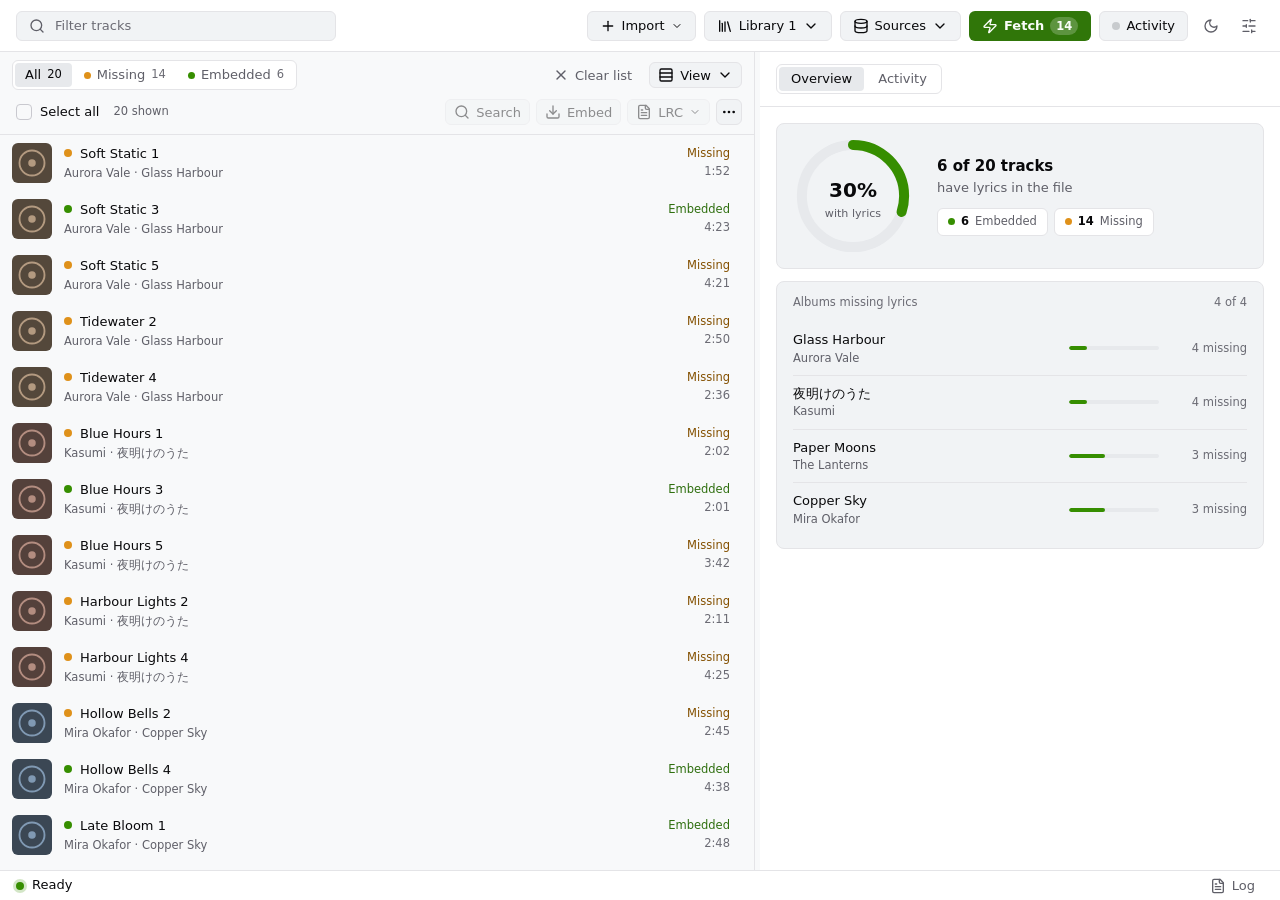
<file: crates/gui/ui/index.html>
<!doctype html>
<html lang="en" data-theme="dark">
<head>
  <meta charset="utf-8" />
  <meta name="viewport" content="width=device-width, initial-scale=1" />
  <title>Lyrixearch</title>
  <link rel="stylesheet" href="style.css" />
</head>
<body>
  <div id="app">
    <header class="topbar" data-tauri-drag-region>
      <label class="search">
        <span data-icon="search"></span>
        <span class="sr-only">Filter tracks</span>
        <input id="filter" type="search" placeholder="Filter tracks" autocomplete="off" spellcheck="false" />
      </label>
      <div class="drag-fill" data-tauri-drag-region></div>
      <div class="top-actions">
        <button class="btn" id="btn-import" aria-haspopup="menu" aria-expanded="false" aria-controls="import-pop" title="Add tracks to the list"><span data-icon="plus"></span><span class="lbl">Import</span><span class="chev" data-icon="down"></span></button>
        <div class="pop-wrap">
          <button class="btn" id="btn-library" aria-haspopup="dialog" aria-expanded="false" aria-controls="library-pop" title="Library folders"><span data-icon="library"></span><span class="lbl">Library</span><span data-icon="down"></span></button>
          <div class="popover" id="library-pop" role="dialog" aria-label="Library folders" hidden>
            <div class="pop-head silk">Library folders</div>
            <ul id="libraries"></ul>
            <p class="hint" id="lib-hint">Add the folders you keep lyrics complete for, then scan them in one go.</p>
            <div class="pop-actions">
              <button class="btn sm" id="btn-lib-add"><span data-icon="plus"></span><span>Add folder</span></button>
              <button class="btn sm primary" id="btn-scan"><span data-icon="refresh"></span><span>Scan all</span></button>
            </div>
          </div>
        </div>
        <div class="pop-wrap">
          <button class="btn" id="btn-sources" aria-haspopup="dialog" aria-expanded="false" aria-controls="sources-pop" title="Switch sources on and off"><span data-icon="database"></span><span class="lbl">Sources</span><span data-icon="down"></span></button>
        </div>
        <button class="btn cta" id="btn-run" title="Search every listed track and embed the lyrics found"><span data-icon="bolt"></span><span class="lbl" id="btn-run-label">Fetch</span><b class="count" id="btn-run-count" hidden></b></button>
        <button class="btn" id="btn-activity" title="What is happening: reading, fetching, every source"><i class="led" id="activity-led" aria-hidden="true"></i><span class="lbl">Activity</span></button>
        <button class="btn icon ghost" id="btn-theme" title="Switch light / dark" aria-label="Switch light or dark theme"><span data-icon="moon"></span></button>
        <button class="btn icon ghost" id="btn-settings" title="Settings" aria-label="Settings"><span data-icon="sliders"></span></button>
      </div>
      <div class="topline" id="topline" aria-hidden="true"><i id="topline-fill"></i></div>
    </header>

    <main class="main">
      <div class="filterbar">
        <div class="seg viewtabs" id="viewtabs" role="tablist" aria-label="Show tracks" aria-controls="table">
          <button role="tab" data-filter="all" aria-selected="true" title="All tracks"><span>All</span><b id="c-all">0</b></button>
          <button role="tab" data-filter="missing" aria-selected="false" title="No lyrics in the file yet"><i class="led missing" aria-hidden="true"></i><span>Missing</span><b id="c-missing">0</b></button>
          <button role="tab" data-filter="has" aria-selected="false" title="Lyrics are in the file"><i class="led has" aria-hidden="true"></i><span>Embedded</span><b id="c-has">0</b></button>
          <button role="tab" data-filter="found" aria-selected="false" title="Found, not embedded yet"><i class="led found" aria-hidden="true"></i><span>Found</span><b id="c-found">0</b></button>
          <button role="tab" data-filter="notfound" aria-selected="false" title="Searched every source; none had these lyrics"><i class="led notfound" aria-hidden="true"></i><span>No match</span><b id="c-notfound">0</b></button>
          <button role="tab" data-filter="error" aria-selected="false" title="The search could not finish; try again later"><i class="led error" aria-hidden="true"></i><span>Failed</span><b id="c-error">0</b></button>
        </div>
        <span class="spacer-flex"></span>
        <button class="btn sm ghost" id="sel-clear" title="Take every track out of the list (the files are not touched)"><span data-icon="x"></span><span class="t">Clear list</span></button>
        <button class="btn sm" id="btn-view" aria-haspopup="menu" aria-expanded="false" aria-controls="view-pop" title="Layout and sort order"><span data-icon="rows" id="view-icon"></span><span class="t">View</span><span data-icon="down"></span></button>
      </div>
      <div class="listbar" id="listbar" data-mode="both" role="toolbar" aria-label="Track list actions">
        <button class="selall" id="sel-all" role="checkbox" aria-checked="false" title="Select every track shown"><i class="box" aria-hidden="true"></i><span id="sel-all-label">Select all</span></button>
        <span class="selcount mono" id="sel-count" aria-live="polite"></span>
        <span class="spacer-flex"></span>
        <button class="btn sm" id="sel-search" data-label="Search the selected tracks; review before embedding"><span data-icon="search"></span><span class="t">Search</span></button>
        <button class="btn sm" id="sel-embed" data-label="Write the lyrics found into the selected files"><span data-icon="download"></span><span class="t">Embed</span></button>
        <button class="btn sm" id="sel-files" data-label="Embed from, or save to, .lrc and .txt files" aria-haspopup="dialog" aria-expanded="false" aria-controls="file-pop"><span data-icon="fileText"></span><span class="t">LRC</span><span class="chev" data-icon="down"></span></button>
        <button class="btn sm icon" id="sel-more" data-label="More list actions" aria-haspopup="menu" aria-expanded="false" aria-controls="more-pop"><span data-icon="more"></span></button>
      </div>
      <div class="listbox" id="table" role="listbox" aria-label="Track queue" aria-multiselectable="true" tabindex="0">
        <div class="spacer" id="spacer"></div>
        <div class="rows" id="rows"></div>
      </div>
      <div class="empty" id="empty">
        <div class="panel-card">
          <div class="cone"><svg viewBox="0 0 64 64" fill="none" stroke="currentColor" stroke-width="1.5" aria-hidden="true"><circle cx="32" cy="32" r="29"/><circle cx="32" cy="32" r="21"/><circle cx="32" cy="32" r="12"/><circle cx="32" cy="32" r="5" fill="currentColor"/></svg></div>
          <h3>No tracks yet</h3>
          <p>Import a folder, or drop one on this window. Every subfolder is read, and tracks without lyrics are ready to fetch.</p>
          <button class="btn primary" id="btn-add-2"><span data-icon="folder"></span><span>Import folder</span></button>
        </div>
      </div>
      <div class="dropveil" id="dropveil">Drop folders or files to add them</div>
    </main>

    <div class="splitter" id="splitter" role="separator" aria-orientation="vertical" aria-label="Resize the details panel" aria-valuemin="340" aria-valuemax="900" aria-valuenow="440" tabindex="0" title="Drag to resize (double-click to reset). Arrow keys work too."></div>

    <section class="detail" id="detail" aria-label="Track details">
      <div class="detail-empty" id="detail-empty">
        <div class="pane-head">
          <div class="seg" id="pane-tabs" role="tablist" aria-label="Library panel">
            <button role="tab" data-pane="overview" aria-selected="true">Overview</button>
            <button role="tab" data-pane="activity" aria-selected="false">Activity</button>
          </div>
        </div>
        <div class="pane-body dx" id="overview"></div>
      </div>
      <div class="detail-body" id="detail-body" hidden>
        <div class="d-head">
          <div class="d-line1">
            <i class="led" id="d-led" aria-hidden="true"></i>
            <span class="d-title" id="d-title"></span>
            <span class="d-tags" id="d-tags"></span>
          </div>
          <div class="player" id="player">
            <button class="btn icon sm" id="pl-btn" title="Play" aria-label="Play"><span data-icon="play"></span></button>
            <span class="mono" id="pl-pos">0:00</span>
            <input id="pl-seek" type="range" min="0" max="1000" value="0" step="1" aria-label="Seek" disabled />
            <span class="mono" id="pl-dur">0:00</span>
          </div>
          <div class="d-meta" id="d-meta"></div>
        </div>
        <div class="tabs" id="tabs" role="tablist" aria-label="Track sections">
          <button role="tab" id="tab-btn-lyrics" aria-controls="tab-lyrics" data-tab="lyrics" aria-selected="true">Lyrics</button>
          <button role="tab" id="tab-btn-edit" aria-controls="tab-edit" data-tab="edit" aria-selected="false">Edit</button>
          <button role="tab" id="tab-btn-web" aria-controls="tab-web" data-tab="web" aria-selected="false"><span data-icon="globe"></span><span>Web</span></button>
          <button role="tab" id="tab-btn-info" aria-controls="tab-info" data-tab="info" aria-selected="false">Details</button>
        </div>
        <div class="tab-body lyrics-tab" id="tab-lyrics" role="tabpanel" aria-labelledby="tab-btn-lyrics">
          <pre class="lyrics" id="lyrics-text"></pre>
          <div class="toolbar" id="lyrics-toolbar" data-mode="both" role="toolbar" aria-label="Lyrics actions">
            <button class="btn sm primary" id="act-embed" data-label="Embed these lyrics" hidden><span data-icon="download"></span><span class="t">Embed</span></button>
            <button class="btn sm" id="act-copy" data-label="Copy lyrics"><span data-icon="copy"></span><span class="t">Copy</span></button>
            <button class="btn sm" id="act-edit" data-label="Edit lyrics"><span data-icon="edit"></span><span class="t">Edit</span></button>
            <button class="btn sm" id="act-requeue" data-label="Search for this track's lyrics again"><span data-icon="refresh"></span><span class="t">Search again</span></button>
            <button class="btn sm" id="act-tools" data-label="Tidy the lyrics" aria-haspopup="menu" aria-expanded="false" aria-controls="tools-pop"><span data-icon="type"></span><span class="t">Tidy</span><span data-icon="down"></span></button>
            <button class="btn sm icon" id="act-more" data-label="More track actions" aria-haspopup="menu" aria-expanded="false" aria-controls="track-pop"><span data-icon="more"></span></button>
            <span class="spacer-flex"></span>
            <span class="fontbtns" role="group" aria-label="Lyrics text size">
              <button class="btn sm icon ghost" id="font-down" title="Smaller text" aria-label="Smaller lyrics text">A&minus;</button>
              <button class="btn sm icon ghost" id="font-up" title="Larger text" aria-label="Larger lyrics text">A+</button>
            </span>
          </div>
        </div>
        <div class="tab-body" id="tab-edit" role="tabpanel" aria-labelledby="tab-btn-edit" hidden>
          <label class="sr-only" for="edit-text">Lyrics text</label>
          <textarea id="edit-text" spellcheck="false" placeholder="Type or paste the lyrics here"></textarea>
          <div class="actions">
            <button class="btn primary" id="edit-save"><span data-icon="check"></span><span>Save</span></button>
            <button class="btn" id="edit-paste"><span data-icon="paste"></span><span>Paste</span></button>
            <button class="btn ghost" id="edit-revert">Revert</button>
          </div>
        </div>
        <div class="tab-body web" id="tab-web" role="tabpanel" aria-labelledby="tab-btn-web" hidden>
          <div class="webbar">
            <button class="btn icon sm ghost" id="web-back" title="Back" aria-label="Back"><span data-icon="left"></span></button>
            <button class="btn icon sm ghost" id="web-forward" title="Forward" aria-label="Forward"><span data-icon="right"></span></button>
            <button class="btn icon sm ghost" id="web-reload" title="Reload" aria-label="Reload"><span data-icon="refresh"></span></button>
            <input id="web-query" type="text" spellcheck="false" aria-label="Search the web or paste a link" placeholder="Search or paste a link" />
            <select id="web-engine" aria-label="Search engine"></select>
            <button class="btn sm primary" id="web-go">Search</button>
            <button class="btn sm" id="web-ai" title="Ask Google AI Mode in your browser: artist - title lyrics">AI</button>
          </div>
          <div class="webbar webbar2">
            <button class="btn sm ghost" id="web-zoom-out" aria-label="Zoom page out" title="Zoom out">A&minus;</button>
            <button class="btn sm ghost" id="web-zoom-in" aria-label="Zoom page in" title="Zoom in">A+</button>
            <button class="btn sm" id="web-mobile" aria-pressed="true" title="Load pages as on a phone, which fits the narrow panel"><span data-icon="phone"></span><span>Mobile</span></button>
            <button class="btn sm ghost" id="web-external" title="Open this page in your browser"><span data-icon="external"></span><span>Browser</span></button>
            <span class="spacer-flex"></span>
            <button class="btn sm primary" id="web-use" title="Put the text selected on the page into the editor"><span data-icon="paste"></span><span>Use selection</span></button>
          </div>
          <div class="webslot" id="webslot"><span>The page loads here</span></div>
          <p class="hint" id="web-hint">Select the lyrics on the page, then Use selection to review and save them.</p>
        </div>
        <div class="tab-body" id="tab-info" role="tabpanel" aria-labelledby="tab-btn-info" hidden><div class="dx" id="info"></div></div>
      </div>
    </section>

    <footer class="statusbar" id="statusbar" aria-label="Status">
      <!-- one status line: the engine lamp with Ready, replaced by live progress while a search runs -->
      <div class="status" id="status" role="status" aria-live="polite">
        <i class="led on" id="engine-led" aria-hidden="true"></i>
        <span class="silk" id="engine-text">Ready</span>
        <span class="status-detail" id="progress-text"></span>
        <div class="meter" id="meter" aria-hidden="true" hidden><i id="meter-fill"></i></div>
      </div>
      <div class="checkbar" id="checkbar" role="status" hidden>
        <i class="led notfound" aria-hidden="true"></i>
        <span id="check-text"></span>
        <button class="btn sm" id="check-open">Verify</button>
        <button class="btn sm ghost" id="check-skip">Skip</button>
      </div>
      <button class="btn sm ghost" id="btn-log" aria-haspopup="dialog" aria-controls="session-log"><span data-icon="fileText"></span><span>Log</span></button>
    </footer>
  </div>

  <div class="popover floating" id="file-pop" role="dialog" aria-label="Lyric files" hidden>
    <div class="pop-head silk">Lyric files</div>
    <div class="field">
      <span class="fl" id="fp-kind-l">Format</span>
      <div class="seg" id="fp-kind" role="radiogroup" aria-labelledby="fp-kind-l">
        <button role="radio" data-kind="auto" aria-checked="true" title=".lrc when the lyrics are synced, otherwise .txt">Auto</button>
        <button role="radio" data-kind="lrc" aria-checked="false" title="Synced lyrics, .lrc">.lrc</button>
        <button role="radio" data-kind="txt" aria-checked="false" title="Plain text, .txt">.txt</button>
      </div>
    </div>
    <label class="field inline" for="fp-replace"><span class="fl">Replace existing<small>Overwrite embedded lyrics and files that exist</small></span><span class="switch"><input id="fp-replace" type="checkbox" data-replace><i></i></span></label>
    <div class="pop-actions split">
      <button class="btn" id="fp-embed"><span data-icon="download"></span><span>Embed from file</span></button>
      <button class="btn" id="fp-write"><span data-icon="export"></span><span>Write to file</span></button>
    </div>
    <p class="hint" id="fp-scope"></p>
  </div>
  <div class="popover floating menu" id="import-pop" role="menu" aria-label="Import" hidden>
    <button role="menuitem" id="mn-import-files"><span data-icon="filePlus"></span><span>Files…</span></button>
    <button role="menuitem" id="mn-import-folder"><span data-icon="folder"></span><span>Folder…</span></button>
    <p class="menu-note">Or drop files and folders on the window.</p>
  </div>
  <div class="popover floating menu" id="more-pop" role="menu" aria-label="More list actions" hidden>
    <button role="menuitem" id="mn-drop"><span data-icon="x"></span><span>Remove from list</span></button>
    <button role="menuitem" id="mn-clear-embedded"><span data-icon="listx"></span><span>Clear embedded from list</span></button>
    <hr />
    <button role="menuitem" class="danger" id="mn-remove"><span data-icon="trash"></span><span>Delete lyrics from files…</span></button>
  </div>
  <div class="popover floating menu" id="ctx-pop" role="menu" aria-label="Track actions" hidden>
    <button role="menuitem" id="cx-fetch"><span data-icon="bolt"></span><span>Fetch and embed</span></button>
    <button role="menuitem" id="cx-search"><span data-icon="search"></span><span>Search only</span></button>
    <button role="menuitem" id="cx-embed"><span data-icon="download"></span><span>Embed found lyrics</span></button>
    <button role="menuitem" id="cx-files"><span data-icon="fileText"></span><span>LRC and TXT files…</span></button>
    <hr />
    <button role="menuitem" id="cx-copy"><span data-icon="copy"></span><span>Copy lyrics</span></button>
    <button role="menuitem" id="cx-reveal"><span data-icon="reveal"></span><span id="cx-reveal-label">Show in file manager</span></button>
    <button role="menuitem" id="cx-path"><span data-icon="link"></span><span id="cx-path-label">Copy file path</span></button>
    <hr />
    <button role="menuitem" id="cx-drop"><span data-icon="x"></span><span>Remove from list</span></button>
    <button role="menuitem" class="danger" id="cx-remove"><span data-icon="trash"></span><span id="cx-remove-label">Delete lyrics from file…</span></button>
  </div>
  <div class="popover floating" id="sources-pop" role="dialog" aria-label="Sources" hidden>
    <div class="pop-head">Sources <span class="pop-sub">tried from the top</span></div>
    <ul class="src-toggles" id="src-toggles"></ul>
    <div class="pop-actions"><button class="btn sm ghost" id="src-more">Order and accounts…</button></div>
  </div>
  <div class="popover floating menu" id="view-pop" role="menu" aria-label="Layout and sort order" hidden>
    <p class="menu-head">Layout</p>
    <button role="menuitemradio" data-layout="comfortable" aria-checked="true"><span data-icon="rows"></span><span>Comfortable</span></button>
    <button role="menuitemradio" data-layout="compact" aria-checked="false"><span data-icon="listx"></span><span>Compact</span></button>
    <button role="menuitemradio" data-layout="albums" aria-checked="false"><span data-icon="library"></span><span>Albums</span></button>
    <hr />
    <p class="menu-head">Sort by</p>
    <button role="menuitemradio" data-sort="artist" aria-checked="true"><span data-icon="user"></span><span>Artist</span></button>
    <button role="menuitemradio" data-sort="album" aria-checked="false"><span data-icon="library"></span><span>Album</span></button>
    <button role="menuitemradio" data-sort="title" aria-checked="false"><span data-icon="note"></span><span>Title</span></button>
    <button role="menuitemradio" data-sort="status" aria-checked="false"><span data-icon="check"></span><span>Status</span></button>
    <button role="menuitemradio" data-sort="added" aria-checked="false"><span data-icon="plus"></span><span>Recently added</span></button>
  </div>
  <div class="popover floating menu" id="tools-pop" role="menu" aria-label="Tidy the lyrics" hidden>
    <button role="menuitem" data-tool="spacing"><span data-icon="rows"></span><span>Fix double spacing</span></button>
    <button role="menuitem" data-tool="sections"><span data-icon="listx"></span><span>Remove section headers</span></button>
    <button role="menuitem" data-tool="timestamps"><span data-icon="stop"></span><span>Remove timestamps</span></button>
    <button role="menuitem" data-tool="credits"><span data-icon="user"></span><span>Remove credits</span></button>
    <button role="menuitem" data-tool="spaces"><span data-icon="type"></span><span>Tidy spaces</span></button>
    <hr />
    <button role="menuitem" data-tool="copy-lrc"><span data-icon="copy"></span><span>Copy as LRC</span></button>
    <button role="menuitem" data-tool="copy-plain"><span data-icon="copy"></span><span>Copy as plain text</span></button>
    <p class="menu-note">Changes open in Edit; nothing is saved until you press Save.</p>
  </div>
  <div class="popover floating menu" id="track-pop" role="menu" aria-label="More track actions" hidden>
    <button role="menuitem" id="tm-paste"><span data-icon="paste"></span><span>Paste lyrics</span></button>
    <button role="menuitem" id="tm-files"><span data-icon="fileText"></span><span>LRC and TXT files…</span></button>
    <button role="menuitem" id="tm-reveal"><span data-icon="reveal"></span><span id="tm-reveal-label">Show in file manager</span></button>
    <button role="menuitem" id="tm-path"><span data-icon="link"></span><span>Copy file path</span></button>
    <hr />
    <button role="menuitem" class="danger" id="tm-remove"><span data-icon="trash"></span><span>Delete lyrics from file…</span></button>
  </div>

  <div class="toasts" id="toasts" role="status" aria-live="polite"></div>

  <div class="modal" id="session-log" hidden>
    <div class="sheet" role="dialog" aria-modal="true" aria-labelledby="log-title">
      <header><h2 id="log-title">Session log</h2><span class="spacer-flex"></span><button class="btn icon sm ghost" id="log-close" aria-label="Close log" title="Close log"><span data-icon="x"></span></button></header>
      <pre class="sbody log-lines" id="log-lines" aria-label="Session events" tabindex="0"></pre>
      <footer><span class="spacer-flex"></span><button class="btn sm" id="log-copy"><span data-icon="copy"></span><span>Copy log</span></button><button class="btn sm ghost" id="log-clear"><span data-icon="trash"></span><span>Clear log</span></button></footer>
    </div>
  </div>

  <script src="shared.js"></script>
  <script src="mock.js"></script>
  <script src="app.js"></script>
</body>
</html>
</file>
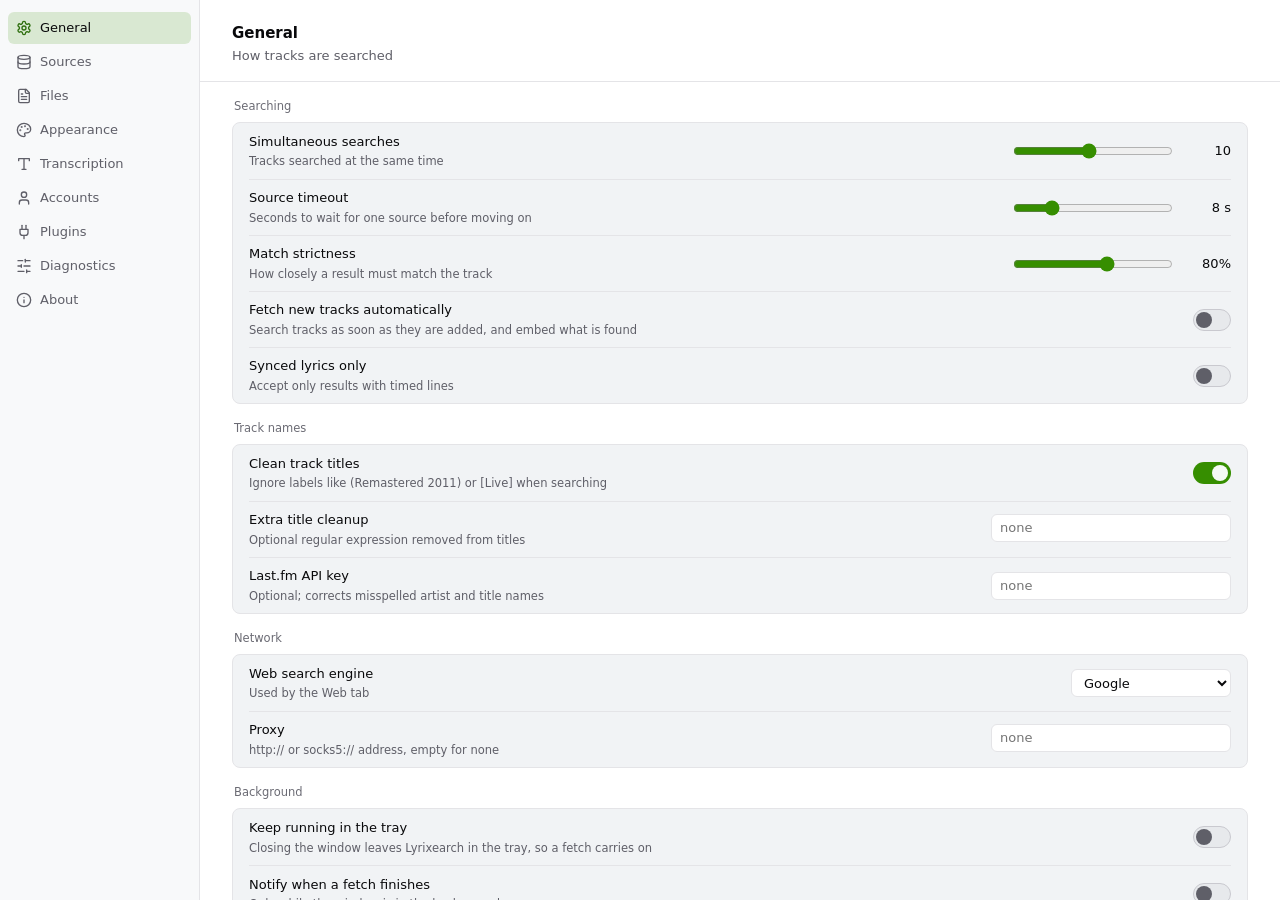
<file: crates/gui/ui/settings.html>
<!doctype html>
<html lang="en" data-theme="dark">
<head>
  <meta charset="utf-8" />
  <meta name="viewport" content="width=device-width, initial-scale=1" />
  <title>Settings</title>
  <link rel="stylesheet" href="style.css" />
</head>
<body class="settings-window">
  <div class="sw">
    <nav class="sw-nav" aria-label="Settings sections">
      <button data-sec="general" aria-current="page"><span data-icon="gear"></span><span>General</span></button>
      <button data-sec="sources"><span data-icon="database"></span><span>Sources</span></button>
      <button data-sec="files"><span data-icon="fileText"></span><span>Files</span></button>
      <button data-sec="appearance"><span data-icon="palette"></span><span>Appearance</span></button>
      <button data-sec="transcription"><span data-icon="type"></span><span>Transcription</span></button>
      <button data-sec="accounts"><span data-icon="user"></span><span>Accounts</span></button>
      <button data-sec="plugins"><span data-icon="plug"></span><span>Plugins</span></button>
      <button data-sec="diagnostics"><span data-icon="sliders"></span><span>Diagnostics</span></button>
      <button data-sec="about"><span data-icon="info"></span><span>About</span></button>
    </nav>
    <main class="sw-main">
      <header class="sw-head"><h1 id="sw-title">General</h1><p id="sw-sub"></p></header>
      <div class="sw-body" id="sw-body"></div>
    </main>
  </div>
  <div class="toasts" id="toasts" role="status" aria-live="polite"></div>
  <script src="shared.js"></script>
  <script src="mock.js"></script>
  <script src="settings.js"></script>
</body>
</html>
</file>
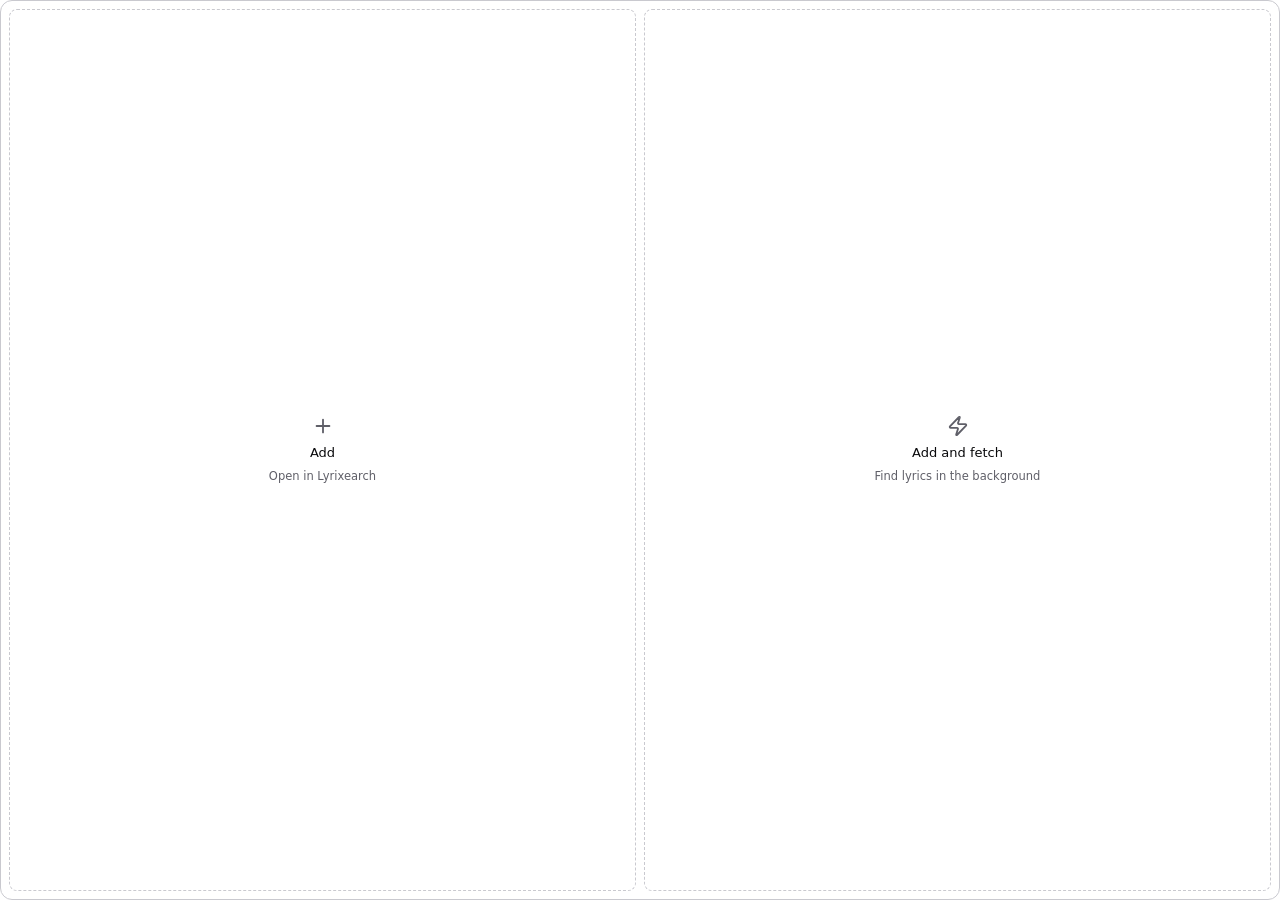
<file: crates/gui/ui/shelf.html>
<!doctype html>
<html lang="en" data-theme="dark">
<head>
  <meta charset="utf-8" />
  <meta name="viewport" content="width=device-width, initial-scale=1" />
  <title>Lyrixearch</title>
  <link rel="stylesheet" href="style.css" />
  <style>
    /* the window is transparent; this panel is what shows, shaped like a menu bar dropdown */
    html, body { background: transparent !important; overflow: hidden; }
    .shelf { position: fixed; inset: 0; display: grid; grid-template-columns: 1fr 1fr; gap: 8px; padding: 8px;
      background: color-mix(in oklab, var(--surface) 94%, transparent); border: 1px solid var(--border-strong); border-radius: 12px;
      -webkit-user-select: none; user-select: none; cursor: default; }
    .zone { display: flex; flex-direction: column; align-items: center; justify-content: center; gap: 6px; border: 1.5px dashed var(--border-strong);
      border-radius: 8px; color: var(--muted); text-align: center; padding: 8px; transition: background-color 120ms ease-out, border-color 120ms ease-out, color 120ms ease-out; }
    .zone svg { width: 22px; height: 22px; }
    .zone b { color: var(--fg); font-weight: 500; }
    .zone span { font-size: var(--text-xs); }
    .zone.hot { border-style: solid; border-color: var(--accent); background: var(--accent-soft); color: var(--fg); }
    .zone.hot svg { color: var(--accent-text); }
    .done { position: fixed; inset: 0; display: none; align-items: center; justify-content: center; gap: 8px; border-radius: 12px;
      background: var(--surface); border: 1px solid var(--border-strong); font-weight: 500; }
    body.dropped .done { display: flex; }
    @media (prefers-reduced-motion: reduce) { .zone { transition: none; } }
  </style>
</head>
<body>
  <div class="shelf" aria-label="Drop music here">
    <div class="zone" id="z-add"><span data-icon="plus"></span><b>Add</b><span>Open in Lyrixearch</span></div>
    <div class="zone" id="z-fetch"><span data-icon="bolt"></span><b>Add and fetch</b><span>Find lyrics in the background</span></div>
  </div>
  <div class="done" role="status"><i class="led on" aria-hidden="true"></i><span id="done-text">Added</span></div>
  <script src="shared.js"></script>
  <script>
    (() => {
      const T = window.__TAURI__;
      const { icon, applyAppearance } = window.LX;
      applyAppearance();
      document.querySelectorAll('[data-icon]').forEach((el) => { el.innerHTML = icon(el.dataset.icon); });
      const zones = { add: document.getElementById('z-add'), fetch: document.getElementById('z-fetch') };
      T.event.listen('shelf-hover', (e) => {
        document.body.classList.remove('dropped');
        for (const [k, el] of Object.entries(zones)) el.classList.toggle('hot', k === e.payload);
      });
      T.event.listen('shelf-dropped', (e) => {
        document.getElementById('done-text').textContent = e.payload ? 'Added, fetching lyrics' : 'Added';
        document.body.classList.add('dropped');
      });
      window.addEventListener('storage', () => applyAppearance());
      matchMedia('(prefers-color-scheme: dark)').addEventListener('change', () => applyAppearance());
    })();
  </script>
</body>
</html>
</file>
<file: crates/gui/ui/style.css>
/* Lyrixearch: native desktop design system (system font, neutral greys, one green accent, status lamps). Source of truth: /DESIGN.md */

:root {
  /* type */
  /* the platform's own interface font: San Francisco, Segoe UI, Cantarell / Noto Sans */
  --font-body: -apple-system, BlinkMacSystemFont, "Segoe UI", system-ui, Cantarell, "Noto Sans", Ubuntu, "Hiragino Sans", "Noto Sans CJK JP", sans-serif;
  --font-display: var(--font-body);
  --font-brand: var(--font-body);
  --font-mono: ui-monospace, "SF Mono", Menlo, Consolas, "DejaVu Sans Mono", monospace;
  --text-xs: 11.5px;
  --text-sm: 13px;        /* body, controls, rows */
  --text-md: 15px;        /* panel titles */
  --text-lg: 18px;        /* empty-state headings */

  /* space (4px base) */
  --s1: 4px; --s2: 8px; --s3: 12px; --s4: 16px; --s5: 24px; --s6: 32px; --s7: 48px;
  --radius: 6px;
  --radius-pill: 999px;
  --row-h: 72px;
  --thumb: 56px;
  --lyrics-size: 14px;

  /* motion */
  --dur-instant: 80ms; --dur-fast: 120ms; --dur-base: 180ms; --dur-sheet: 260ms;
  --ease-out: cubic-bezier(0.23, 1, 0.32, 1);
  --ease-in-out: cubic-bezier(0.77, 0, 0.175, 1);

  /* dark (primary) */
  --bg: #1c1c1e;
  --surface: #242426;
  --surface-2: #2c2c2e;
  --surface-3: #3a3a3c;
  --border: #353537;
  --border-strong: #48484a;
  --fg: #f5f5f7;
  --muted: #a1a1a6;
  --faint: #8e8e93;
  --silver: #3a3a3c;
  --silver-hover: #444446;
  --silver-fg: #f5f5f7;
  --silver-hi: transparent;
  --accent-soft: color-mix(in oklab, var(--accent) 16%, transparent);
  --shadow-pop: 0 8px 24px rgb(0 0 0 / 0.38), 0 0 0 1px rgb(0 0 0 / 0.2);
  /* brand green #65E51C (the icon's LED): 10.3:1 or better on every dark surface */
  --accent: oklch(0.817 0.245 138);
  --accent-text: oklch(0.817 0.245 138);
  --accent-fg: oklch(0.18 0.02 138);
  --led-off: oklch(0.27 0.008 260);
  /* status green: "embedded / ready" always reads green, whatever accent is chosen */
  --ok: oklch(0.817 0.245 138);
  --ok-text: oklch(0.817 0.245 138);
  --led-amber: oklch(0.82 0.15 78);
  --led-red: oklch(0.7 0.19 25);
  --led-purple: oklch(0.76 0.14 305);
  --led-blue: oklch(0.78 0.12 235);
  --amber-text: var(--led-amber);
  --purple-text: var(--led-purple);
  --blue-text: var(--led-blue);
  --cta: var(--accent);
  --cta-fg: var(--accent-fg);
  --cta-highlight: transparent;
  --cta-count: rgb(0 0 0 / 0.18);
  --selection: color-mix(in oklab, var(--accent) 30%, transparent);
  --badge-fg: #f5f5f7;
  --scrim: rgb(0 0 0 / 0.5);
  --badge: rgb(0 0 0 / 0.72);
  --ring: 0 0 0 2px var(--accent);
  color-scheme: dark;
}

:root[data-theme="light"] {
  --bg: #f8f9fa;
  --surface: #ffffff;
  --surface-2: #f1f3f5;
  --surface-3: #e7e9ec;
  --border: #e4e4e7;
  --border-strong: #c9c9cf;
  --fg: #09090b;
  --muted: #5f5f68;
  --faint: #6b6b74;
  --silver: #ffffff;
  --silver-hover: #f1f3f5;
  --silver-fg: #09090b;
  --silver-hi: transparent;
  --shadow-pop: 0 8px 24px rgb(0 0 0 / 0.12), 0 0 0 1px rgb(0 0 0 / 0.06);
  /* brand hue, darkened for light surfaces: lamps/focus 3.7:1, text 5.2:1 or better */
  --accent: oklch(0.57 0.18 138);
  --accent-text: oklch(0.48 0.14 138);
  --accent-fg: oklch(0.98 0.01 138);
  --led-off: oklch(0.84 0.006 260);
  --ok: oklch(0.57 0.18 138);
  --ok-text: oklch(0.48 0.14 138);
  --led-amber: oklch(0.72 0.15 70);
  --led-red: oklch(0.5 0.2 27);
  --led-purple: oklch(0.58 0.19 305);
  --led-blue: oklch(0.55 0.16 245);
  --amber-text: oklch(0.48 0.11 70);
  --purple-text: oklch(0.46 0.17 305);
  --blue-text: oklch(0.46 0.14 245);
  --cta: oklch(0.5 0.15 138);
  --cta-fg: oklch(0.99 0.005 138);
  --cta-highlight: transparent;
  --cta-count: rgb(255 255 255 / 0.22);
  --selection: color-mix(in oklab, var(--accent) 26%, transparent);
  --scrim: rgb(0 0 0 / 0.25);
  --badge: rgb(0 0 0 / 0.66);
  color-scheme: light;
}

/* ───────── base ───────── */
* { box-sizing: border-box; }
[hidden] { display: none !important; }
html, body { height: 100%; margin: 0; }
body {
  font: 400 var(--text-sm)/1.5 var(--font-body);
  color: var(--fg);
  background: var(--bg);
  -webkit-font-smoothing: antialiased;
  overflow: hidden;
  user-select: none;
  font-variant-numeric: tabular-nums;
}
.theme-switching * { transition: none !important; animation: none !important; }
input, textarea, select, button { font: inherit; color: inherit; }
pre, textarea, code, input[type="text"], input[type="search"], input[type="number"], dd { user-select: text; }
.sr-only { position: absolute; width: 1px; height: 1px; margin: -1px; padding: 0; overflow: hidden; clip: rect(0 0 0 0); white-space: nowrap; border: 0; }
.mono { font-size: var(--text-xs); font-variant-numeric: tabular-nums; }
.silk { font: 500 var(--text-xs)/1.4 var(--font-body); color: var(--muted); }
::selection { background: var(--selection); }
::-webkit-scrollbar { width: 10px; height: 10px; }
::-webkit-scrollbar-thumb { background: var(--border-strong); border: 3px solid transparent; background-clip: content-box; border-radius: var(--radius-pill); }
::-webkit-scrollbar-track { background: transparent; }

:is(button, input, select, textarea, [tabindex]):focus-visible { outline: 2px solid var(--accent); outline-offset: 1px; box-shadow: none; }
.listbox:focus-visible { box-shadow: inset 0 0 0 2px var(--accent); }

[data-icon] { display: inline-flex; align-items: center; justify-content: center; line-height: 0; flex: none; }
svg.i { display: block; width: 16px; height: 16px; stroke: currentColor; fill: none; stroke-width: 2; stroke-linecap: round; stroke-linejoin: round; flex: none; }

/* ───────── chassis ───────── */
#app {
  --detail-w: 440px;
  height: 100%;
  display: grid;
  grid-template-columns: minmax(480px, 1fr) 6px var(--detail-w);
  grid-template-rows: 52px minmax(0, 1fr) 30px;
  grid-template-areas: "top top top" "main split detail" "status status status";
}
.topbar { grid-area: top; display: flex; align-items: center; gap: var(--s4); padding: 0 var(--s4); background: var(--surface); border-bottom: 1px solid var(--border); }
.main { grid-area: main; position: relative; display: flex; flex-direction: column; background: var(--bg); min-width: 0; min-height: 0; }
.detail { grid-area: detail; background: var(--surface); display: flex; flex-direction: column; min-width: 0; min-height: 0; overflow: hidden; }
.statusbar { grid-area: status; display: flex; align-items: center; justify-content: space-between; gap: var(--s4); padding: 0 var(--s4); background: var(--surface); border-top: 1px solid var(--border); }

/* resizable divider: 6px hit area, 1px edge */
.splitter { grid-area: split; position: relative; cursor: col-resize; background: var(--bg); border-left: 1px solid var(--border); touch-action: none; }
.splitter::after { content: ""; position: absolute; inset: 0 -3px; }
.splitter:hover, .splitter.drag { background: var(--surface-3); }

/* ───────── faceplate strip ───────── */
.brand { display: flex; align-items: center; gap: var(--s3); }
.mark { width: 32px; height: 32px; display: block; }
.wordmark { font: 600 var(--text-md)/1 var(--font-brand); letter-spacing: -0.01em; }
.mark { width: 28px; height: 28px; }
.search { flex: 1 1 200px; max-width: 320px; display: flex; align-items: center; gap: var(--s2); height: 30px; padding: 0 var(--s3); background: var(--surface-2); border: 1px solid var(--border); border-radius: var(--radius); color: var(--muted); }
.search:focus-within { border-color: var(--accent); }
.search input { flex: 1; min-width: 0; height: 100%; background: none; border: 0; outline: 0; box-shadow: none; color: var(--fg); }
.search input::placeholder { color: var(--faint); }
.top-actions { margin-left: auto; display: flex; align-items: center; gap: var(--s2); }

/* ───────── buttons: primary silver / secondary edge / tertiary text ───────── */
.btn { display: inline-flex; align-items: center; justify-content: center; gap: 6px; line-height: 1; height: 30px; padding: 0 var(--s3); border-radius: var(--radius); border: 1px solid var(--border); background: var(--surface-2); color: var(--fg); cursor: pointer; white-space: nowrap; font-weight: 500; transition: opacity var(--dur-fast); }
.btn:hover { background: var(--surface-3); }
.btn:active { opacity: 0.8; }
.btn[disabled] { opacity: 0.45; pointer-events: none; }
.btn.primary { background: var(--accent-soft); color: var(--accent-text); border-color: color-mix(in oklab, var(--accent) 35%, transparent); }
.btn.primary:hover { background: color-mix(in oklab, var(--accent) 24%, transparent); }
.btn.ghost { border-color: transparent; background: transparent; color: var(--muted); }
.btn.ghost:hover { color: var(--fg); background: var(--surface-2); }
.btn.icon { width: 30px; padding: 0; }
.btn.sm { height: 26px; padding: 0 var(--s2); font-size: var(--text-sm); }
.btn.sm.icon { width: 26px; }
.btn[aria-pressed="true"] { background: var(--surface-3); border-color: var(--border-strong); }
.btn.sm.icon:not(:has(svg)) { font: 600 var(--text-xs) var(--font-body); }

.btn.cta { height: 30px; padding: 0 var(--s3); gap: 6px; background: var(--cta); color: var(--cta-fg); border-color: transparent; font-weight: 600; }
.btn.cta:hover { background: color-mix(in oklab, var(--cta) 88%, var(--fg)); }
.btn.cta .count { padding: 0 6px; border-radius: var(--radius-pill); background: var(--cta-count); font: 600 var(--text-xs)/18px var(--font-body); }
.btn.cta.stop { background: var(--surface-2); color: var(--fg); border-color: var(--border); }

/* ───────── lamps ───────── */
.led { position: relative; display: inline-block; width: 8px; height: 8px; border-radius: var(--radius-pill); background: var(--led-off); flex: none; }
.led.queued { background: color-mix(in oklab, var(--led-amber) 40%, var(--led-off)); }
.led.searching { background: var(--led-amber); box-shadow: none; animation: lamp 1s var(--ease-in-out) infinite; }
.led.written, .led.on { background: var(--ok); box-shadow: 0 0 0 3px color-mix(in oklab, var(--ok) 22%, transparent); }
.led.found { background: var(--led-blue); }
.led.written::after { content: ""; position: absolute; inset: 3px; border-radius: var(--radius-pill); background: var(--surface); }
.led.has { background: var(--ok); box-shadow: none; }
.led.missing { background: var(--led-amber); box-shadow: none; }
.led.notfound { background: var(--led-purple); box-shadow: none; }
.led.error { background: var(--led-red); }
@keyframes lamp { 50% { opacity: 0.3; } }

/* ───────── filter bar: pills with lamp, label and count; the selected one is tinted like a sidebar item ───────── */
.viewtabs { display: flex; gap: 2px; align-items: center; padding: var(--s2) var(--s2) 0; background: var(--bg); flex: none; overflow-x: auto; scrollbar-width: none; }
.viewtabs::-webkit-scrollbar { display: none; }
.viewtabs button { display: inline-flex; align-items: center; gap: var(--s2); height: 28px; padding: 0 10px; background: none; border: 0; border-radius: var(--radius); color: var(--muted); cursor: pointer; font-weight: 500; white-space: nowrap; flex: none; }
.viewtabs button:hover { color: var(--fg); background: var(--surface-2); }
.viewtabs button[aria-selected="true"] { color: var(--fg); background: var(--accent-soft); }
.viewtabs .vt { display: inline-flex; align-items: center; gap: 6px; }
.viewtabs b { font: 500 var(--text-xs)/1 var(--font-body); color: var(--faint); font-variant-numeric: tabular-nums; }
.viewtabs button[aria-selected="true"] b { color: var(--muted); }
.viewtabs .led { box-shadow: none; }

/* ───────── library menu in the top bar ───────── */
.pop-wrap { position: relative; }
.popover { position: absolute; top: calc(100% + 6px); right: 0; width: 340px; background: var(--surface-2); border: 1px solid var(--border); border-radius: 8px; box-shadow: var(--shadow-pop); padding: var(--s3); z-index: 30; transform-origin: 100% 0; animation: pop-in var(--dur-fast) var(--ease-out); }
@keyframes pop-in { from { opacity: 0; transform: scale(0.98); } }
.pop-head { margin-bottom: var(--s2); }
.pop-actions { display: flex; gap: var(--s2); margin-top: var(--s3); justify-content: flex-end; }
#libraries { list-style: none; margin: 0; padding: 0; display: flex; flex-direction: column; gap: 1px; max-height: 240px; overflow: auto; }
#libraries li { display: flex; align-items: center; gap: var(--s2); min-height: 32px; padding: 0 var(--s1) 0 var(--s2); border-radius: var(--radius); color: var(--muted); }
#libraries li:hover { background: var(--surface-3); color: var(--fg); }
#libraries li .n { flex: 1; min-width: 0; overflow: hidden; text-overflow: ellipsis; white-space: nowrap; direction: rtl; text-align: left; font-size: var(--text-xs); }
#libraries li button { width: 28px; height: 28px; display: grid; place-items: center; border: 0; background: none; color: var(--muted); cursor: pointer; border-radius: var(--radius); }
#libraries li button:hover { color: var(--fg); background: var(--surface-3); }
.popover.floating { position: fixed; top: 0; left: 0; right: auto; width: 320px; z-index: 50; transform-origin: 100% 0; }
.popover.menu { width: auto; min-width: 240px; padding: var(--s1); }
.popover.menu button { display: flex; align-items: center; gap: var(--s2); width: 100%; min-height: 30px; padding: 0 var(--s2); border: 0; border-radius: var(--radius); background: none; color: var(--fg); cursor: pointer; text-align: left; }
.popover.menu button:hover { background: var(--accent-soft); }
.popover.menu button:disabled { opacity: 0.45; cursor: default; background: none; }
.popover.menu button.danger { color: var(--led-red); }
.popover.menu hr { margin: var(--s1) 0; border: 0; border-top: 1px solid var(--border); }
.popover.menu .menu-note { margin: var(--s1) var(--s2) var(--s1); color: var(--faint); font-size: var(--text-xs); }
.pop-actions.split { display: grid; grid-template-columns: 1fr 1fr; }
.pop-actions.split .btn { padding: 0 var(--s2); }
.field { display: flex; flex-direction: column; gap: var(--s1); padding: var(--s2) 0; }
.field.inline { flex-direction: row; align-items: center; justify-content: space-between; gap: var(--s3); cursor: pointer; }
.fl { font-weight: 500; }
.field.inline .fl { flex: 1; min-width: 0; }
.fl small { display: block; color: var(--muted); font-weight: 400; font-size: var(--text-xs); line-height: 1.4; }
.seg { display: inline-flex; align-self: flex-start; gap: 2px; padding: 2px; background: var(--surface); border: 1px solid var(--border); border-radius: var(--radius); }
.seg button { height: 24px; padding: 0 var(--s3); background: none; border: 0; border-radius: 4px; color: var(--muted); cursor: pointer; font-weight: 500; }
.seg button:hover { color: var(--fg); }
.seg button[aria-checked="true"] { background: var(--surface-3); color: var(--fg); }
.seg button:focus-visible { box-shadow: inset 0 0 0 2px var(--accent); }
.hint { color: var(--muted); font-size: var(--text-sm); margin: var(--s2) 0 0; }

/* ───────── track queue: cover, name, artist, title, state, actions ───────── */
.listbox { flex: 1; position: relative; overflow-y: auto; overflow-x: hidden; }
.spacer { width: 1px; }
.rows { position: absolute; left: 0; right: 0; top: 0; }
.row { height: var(--row-h); display: grid; grid-template-columns: var(--thumb) minmax(0, 1fr) auto; align-items: center; gap: var(--s3); padding: 0 var(--s3); border-bottom: 1px solid var(--border); cursor: default; }
.row { border-bottom: 0; }
.row:hover { background: var(--surface); }
.row.sel { background: var(--surface-2); }
.row.active { background: var(--accent-soft); }
.thumb { position: relative; width: var(--thumb); height: var(--thumb); border-radius: var(--radius); background: var(--surface-2); overflow: hidden; }
.thumb img { position: absolute; inset: 0; width: 100%; height: 100%; object-fit: cover; display: block; }
.thumb .led { position: absolute; top: 5px; left: 5px; z-index: 1; box-shadow: 0 0 0 2px var(--badge); }
.thumb .dur { position: absolute; right: 3px; bottom: 3px; z-index: 1; padding: 0 4px; background: var(--badge); color: var(--badge-fg); font: 500 10.5px/15px var(--font-body); border-radius: 4px; font-variant-numeric: tabular-nums; }
.row .lines { min-width: 0; display: flex; flex-direction: column; justify-content: center; }
.row .lines > span { display: flex; align-items: center; gap: var(--s2); min-width: 0; height: 21px; }
.row .lines > span > span { overflow: hidden; text-overflow: ellipsis; white-space: nowrap; }
.row .fname { font-weight: 500; }
.row .meta1, .row .meta2 { color: var(--muted); }
.row .meta1 svg, .row .meta2 svg { width: 13px; height: 13px; }
.row .side { display: flex; flex-direction: column; align-items: flex-end; gap: var(--s1); }
.row .src { font: 500 var(--text-xs)/1.4 var(--font-body); color: var(--muted); max-width: 170px; overflow: hidden; text-overflow: ellipsis; white-space: nowrap; }
.row .src.lit { color: var(--ok-text); }
.row .src.bad { color: var(--led-red); }
.row .src.warn { color: var(--amber-text); }
.row .src.purple { color: var(--purple-text); }
.row .src.blue { color: var(--blue-text); }
.row .btns { display: flex; gap: var(--s1); }
.row .btns button { width: 26px; height: 26px; display: grid; place-items: center; border-radius: var(--radius); border: 0; background: transparent; color: var(--faint); cursor: pointer; }
.row .btns button:hover { color: var(--fg); background: var(--surface-3); }

.listbar { display: flex; flex-wrap: wrap; align-items: center; gap: var(--s1) 6px; padding: var(--s2) var(--s3); background: var(--bg); border-bottom: 1px solid var(--border); flex: none; min-height: 42px; }
.selall { display: inline-flex; align-items: center; gap: var(--s2); height: 28px; padding: 0 var(--s2) 0 var(--s1); background: none; border: 0; border-radius: var(--radius); cursor: pointer; font-weight: 500; }
.selall:hover { background: var(--surface-3); }
.selall[disabled] { opacity: 0.45; pointer-events: none; }
.selall .box { position: relative; width: 16px; height: 16px; flex: none; border: 1.5px solid var(--border-strong); border-radius: 4px; }
.selall[aria-checked="true"] .box, .selall[aria-checked="mixed"] .box { background: var(--accent); border-color: transparent; }
.selall[aria-checked="true"] .box::after { content: ""; position: absolute; left: 5px; top: 1.5px; width: 4px; height: 8px; border: solid var(--accent-fg); border-width: 0 2px 2px 0; transform: rotate(45deg); }
.selall[aria-checked="mixed"] .box::after { content: ""; position: absolute; left: 3.5px; right: 3.5px; top: 6px; height: 2px; background: var(--accent-fg); }
.selcount { color: var(--muted); }

/* empty states: an icon, one sentence and the next action, centred */
.empty { position: absolute; inset: 0; display: grid; place-items: center; padding: var(--s5); background: var(--bg); }
.cone { color: var(--faint); }
.cone svg { width: 48px; height: 48px; }
.panel-card { text-align: center; width: min(360px, 100%); padding: var(--s5); }
.panel-card h3 { margin: var(--s3) 0 var(--s1); font: 600 var(--text-lg)/1.3 var(--font-body); }
.panel-card p { margin: 0 0 var(--s4); color: var(--muted); }
.dropveil { position: absolute; inset: var(--s2); display: none; place-items: center; background: color-mix(in oklab, var(--bg) 90%, transparent); border: 2px dashed var(--accent); border-radius: 10px; font: 600 var(--text-md) var(--font-body); z-index: 5; pointer-events: none; }
.dropveil.on { display: grid; }

/* ───────── status bar ───────── */
.status { display: flex; align-items: center; gap: var(--s2); min-width: 0; flex: 1; }
.status .silk { color: var(--fg); flex: none; font-size: var(--text-sm); }
.status-detail { min-width: 0; overflow: hidden; text-overflow: ellipsis; white-space: nowrap; color: var(--muted); font-variant-numeric: tabular-nums; }
.status .meter { margin-left: auto; }
.status .meter[hidden] { display: none; }
.checkbar { display: flex; align-items: center; gap: var(--s2); min-width: 0; color: var(--fg); }
.checkbar[hidden] { display: none; }
.checkbar span { white-space: nowrap; overflow: hidden; text-overflow: ellipsis; }
.meter { width: 160px; height: 4px; flex: none; border-radius: var(--radius-pill); background: var(--surface-3); overflow: hidden; }
.meter i { display: block; height: 100%; border-radius: inherit; background: var(--accent); transform-origin: left center; transform: scaleX(var(--p, 0)); transition: transform var(--dur-base) var(--ease-out); }

/* ───────── inspector ───────── */
.detail-empty { flex: 1; display: grid; place-items: center; padding: var(--s5); }
.detail-empty .panel-card { width: min(300px, 100%); }
.detail-body { display: flex; flex-direction: column; min-height: 0; flex: 1; }
.d-head { padding: var(--s3) var(--s4) var(--s2); border-bottom: 1px solid var(--border); display: flex; flex-direction: column; gap: var(--s2); }
.d-line1 { display: flex; align-items: center; gap: var(--s2); min-width: 0; }
.d-title { flex: 1; min-width: 0; font: 600 var(--text-md)/1.3 var(--font-body); letter-spacing: 0; overflow: hidden; text-overflow: ellipsis; white-space: nowrap; }
.d-tags { display: flex; gap: var(--s1); flex: none; }
.player { display: grid; grid-template-columns: auto auto minmax(0, 1fr) auto; align-items: center; gap: var(--s2); }
.player .mono { color: var(--muted); min-width: 32px; }
.player input[type="range"] { width: 100%; accent-color: var(--accent); height: 24px; margin: 0; }
.player input[type="range"]:disabled { opacity: 0.45; }
.d-meta { color: var(--muted); overflow: hidden; text-overflow: ellipsis; white-space: nowrap; }
.d-meta b { color: var(--fg); font-weight: 500; }
.tag { display: inline-flex; align-items: center; height: 20px; padding: 0 7px; border-radius: 4px; background: var(--surface-2); font: 500 var(--text-xs)/1 var(--font-body); color: var(--muted); white-space: nowrap; }
.tag.lit { color: var(--ok-text); background: color-mix(in oklab, var(--ok) 16%, transparent); }
.tag.blue { color: var(--blue-text); background: color-mix(in oklab, var(--led-blue) 16%, transparent); }
.tag.purple { color: var(--purple-text); background: color-mix(in oklab, var(--led-purple) 16%, transparent); }
.tag.bad { color: var(--led-red); background: color-mix(in oklab, var(--led-red) 16%, transparent); }
/* inspector tabs: the same tinted pill as the filter bar */
.tabs { display: flex; gap: 2px; padding: var(--s2) var(--s3); border-bottom: 1px solid var(--border); }
.tabs button { display: inline-flex; align-items: center; gap: 6px; height: 28px; padding: 0 var(--s3); background: none; border: 0; border-radius: var(--radius); color: var(--muted); cursor: pointer; font-weight: 500; }
.tabs button:hover { color: var(--fg); background: var(--surface-2); }
.tabs button[aria-selected="true"] { color: var(--fg); background: var(--surface-3); }
.tab-body { flex: 1; min-height: 0; display: flex; flex-direction: column; padding: var(--s4); gap: var(--s3); overflow: auto; }
.tab-body[hidden] { display: none; }
.actions { display: flex; flex-wrap: wrap; gap: var(--s2); }
.lyrics-tab { overflow: hidden; }
pre.lyrics { margin: 0; white-space: pre-wrap; font: 400 var(--lyrics-size)/1.7 var(--font-body); flex: 1; min-height: 0; overflow: auto; padding-inline-end: max(0px, calc(100% - 70ch)); }
pre.lyrics.placeholder { color: var(--muted); }
.toolbar { display: flex; flex-wrap: wrap; align-items: center; gap: var(--s1); padding-top: var(--s3); border-top: 1px solid var(--border); flex: none; }
.spacer-flex { flex: 1; }
.fontbtns { display: inline-flex; gap: var(--s1); flex: none; }
/* icon / text / both: the toolbar buttons carry data-label, which is also their tooltip and accessible name */
.btn .chev svg { width: 12px; height: 12px; }
:is(.toolbar, .listbar)[data-mode="icons"] .btn[data-label] { width: 28px; padding: 0; }
:is(.toolbar, .listbar)[data-mode="icons"] .btn[data-label]:has(.chev) { width: auto; padding: 0 var(--s2); gap: var(--s1); }
:is(.toolbar, .listbar)[data-mode="icons"] .btn[data-label] .t { display: none; }
:is(.toolbar, .listbar)[data-mode="text"] .btn[data-label] [data-icon]:not(.chev) { display: none; }
textarea { flex: 1; min-height: 200px; resize: none; background: var(--surface-2); border: 1px solid var(--border); border-radius: var(--radius); padding: var(--s3); outline: 0; font: 400 var(--lyrics-size)/1.7 var(--font-body); }
textarea:focus-visible { border-color: var(--border-strong); }
.web { padding: var(--s3) var(--s3) var(--s2); overflow: hidden; }
.webbar { display: flex; align-items: center; gap: var(--s1); }
.webbar input { flex: 1; min-width: 0; height: 28px; border-radius: var(--radius); border: 1px solid var(--border); background: var(--surface-2); padding: 0 var(--s2); outline: 0; }
.webbar2 { margin-top: calc(var(--s1) * -1); }
select { height: 28px; border-radius: var(--radius); border: 1px solid var(--border); background: var(--surface-2); padding: 0 var(--s2); }
.webslot { flex: 1; min-height: 140px; border: 1px solid var(--border); border-radius: var(--radius); background: var(--surface-2); display: grid; place-items: center; color: var(--muted); }
/* details: label / value rows */
dl.info { margin: 0; display: grid; grid-template-columns: 112px minmax(0, 1fr); column-gap: var(--s4); }
dl.info dt, dl.info dd { padding: 7px 0; border-bottom: 1px solid var(--border); }
dl.info dt { color: var(--muted); }
dl.info dd { margin: 0; overflow-wrap: anywhere; }
dl.info dd.link { color: var(--accent-text); }

/* ───────── toasts ───────── */
.toasts { position: fixed; right: var(--s4); bottom: calc(32px + var(--s4)); display: flex; flex-direction: column; gap: var(--s2); z-index: 60; }
.toast { display: flex; align-items: flex-start; gap: var(--s3); padding: 10px var(--s4); background: var(--surface-2); border: 1px solid var(--border); border-radius: 8px; box-shadow: var(--shadow-pop); max-width: 380px; animation: toast-in var(--dur-base) var(--ease-out); }
.toast .led { margin-top: 5px; }
@keyframes toast-in { from { opacity: 0; transform: translateY(6px); } }

/* ───────── sheets (settings, confirm) ───────── */
.modal { position: fixed; inset: 0; background: var(--scrim); display: grid; place-items: center; z-index: 40; animation: fade var(--dur-fast) var(--ease-out); }
.sheet { width: min(760px, 94vw); height: min(620px, 90vh); background: var(--surface); border: 1px solid var(--border); border-radius: 10px; box-shadow: var(--shadow-pop); display: flex; flex-direction: column; overflow: hidden; transform-origin: 50% 0; animation: sheet-in var(--dur-sheet) var(--ease-out); }
.sheet.compact { width: min(440px, 92vw); height: auto; }
.sheet header { display: flex; align-items: center; gap: var(--s4); padding: var(--s3) var(--s4); border-bottom: 1px solid var(--border); }
.sheet header h2 { margin: 0; font: 600 var(--text-md)/1.3 var(--font-body); }
.stabs { display: flex; gap: var(--s1); margin-left: var(--s2); flex: 1; }
.stabs button { min-height: 28px; padding: 0 var(--s3); border-radius: var(--radius); background: none; border: 1px solid transparent; color: var(--muted); cursor: pointer; font-weight: 500; }
.stabs button:hover { color: var(--fg); }
.stabs button[aria-selected="true"] { background: var(--surface-3); color: var(--fg); border-color: var(--border); }
.sbody { flex: 1; overflow: auto; padding: var(--s4); }
.log-lines { margin: 0; user-select: text; white-space: pre-wrap; overflow-wrap: anywhere; font: 12px/1.6 var(--font-mono); }
.sheet footer { padding: var(--s3) var(--s4); border-top: 1px solid var(--border); display: flex; align-items: center; justify-content: space-between; gap: var(--s3); }
.sheet footer .mono { color: var(--muted); overflow: hidden; text-overflow: ellipsis; white-space: nowrap; }
@keyframes fade { from { opacity: 0; } }
@keyframes fade-out { to { opacity: 0; } }
@keyframes sheet-in { from { opacity: 0; transform: scale(0.98); } }
.modal.closing { animation: fade-out var(--dur-fast) var(--ease-out) forwards; pointer-events: none; }
.modal.closing .sheet { animation: none; }
.toast.out { animation: fade-out var(--dur-fast) var(--ease-out) forwards; }

.plist, .health { list-style: none; margin: var(--s3) 0 0; padding: 0; display: flex; flex-direction: column; gap: var(--s1); }
.plist li { display: flex; align-items: center; gap: var(--s3); padding: var(--s2) var(--s3); border: 1px solid var(--border); border-radius: var(--radius); background: var(--surface); }
.plist li.off .grow { opacity: 0.55; }
.plist .grow { flex: 1; min-width: 0; }
.plist .nm { font-weight: 500; display: flex; gap: var(--s2); align-items: center; }
.plist .nt { color: var(--muted); font-size: var(--text-xs); overflow: hidden; text-overflow: ellipsis; white-space: nowrap; }
.plist .ord { display: flex; flex-direction: column; }
.plist .ord button { width: 28px; height: 24px; display: grid; place-items: center; border: 0; background: none; color: var(--muted); cursor: pointer; border-radius: var(--radius); }
.plist .ord button:hover { color: var(--fg); background: var(--surface-3); }
.switch { position: relative; width: 38px; height: 24px; flex: none; }
.switch input { position: absolute; inset: 0; width: 100%; height: 100%; opacity: 0; cursor: pointer; margin: 0; }
.switch i { position: absolute; inset: 1px 0; border-radius: var(--radius-pill); background: var(--surface-3); border: 1px solid var(--border-strong); pointer-events: none; }
.switch i::after { content: ""; position: absolute; top: 2px; left: 2px; width: 16px; height: 16px; border-radius: var(--radius-pill); background: var(--muted); transition: transform var(--dur-fast) var(--ease-out); }
.switch input:checked + i { background: var(--accent); border-color: transparent; }
.switch input:checked + i::after { transform: translateX(16px); background: var(--accent-fg); }
.switch input:focus-visible + i { box-shadow: var(--ring); }
.form { display: flex; flex-direction: column; }
.frow { display: flex; align-items: center; justify-content: space-between; gap: var(--s5); padding: var(--s3) 0; border-bottom: 1px solid var(--border); }
.frow label.lbl { display: block; flex: 1; }
.frow .lbl b { display: block; font-weight: 500; }
.frow .lbl span { color: var(--muted); }
.frow input[type="range"] { width: 180px; accent-color: var(--accent); }
.frow input:is([type="text"], [type="password"]) { height: 30px; border-radius: var(--radius); border: 1px solid var(--border); background: var(--surface); padding: 0 var(--s2); outline: 0; width: 220px; }
.setting-field { display: flex; flex-direction: column; }
.setting-error { color: var(--led-red); }
.health li { display: flex; gap: var(--s3); align-items: center; padding: var(--s2) var(--s3); border: 1px solid var(--border); border-radius: var(--radius); }
code { font: 12px var(--font-mono); background: var(--surface-3); padding: 1px var(--s1); border-radius: 4px; }

.menu-note { margin: 4px 0 0; padding: 6px 10px 2px; border-top: 1px solid var(--border); color: var(--faint); font-size: var(--text-xs); max-width: 240px; }

/* ───────── header: one unified toolbar on macOS (window buttons inside it), no wordmark ───────── */
html.mac .topbar { padding-left: 86px; }
.drag-fill { flex: 1; align-self: stretch; }
.top-actions { margin-left: 0; }

/* ───────── filter bar: a segmented control; the view menu on the right ───────── */
.filterbar { display: flex; align-items: center; gap: var(--s2); padding: var(--s2) var(--s3) 0; background: var(--bg); flex: none; }
.filterbar .viewtabs { padding: 2px; gap: 2px; background: var(--surface); border: 1px solid var(--border); border-radius: var(--radius); overflow-x: auto; scrollbar-width: none; min-width: 0; }
.filterbar .viewtabs button { height: 24px; padding: 0 10px; gap: 6px; border-radius: 4px; font-weight: 500; }
.filterbar .viewtabs button[hidden] { display: none; }
.filterbar .viewtabs button[aria-selected="true"] { background: var(--surface-3); color: var(--fg); }
.filterbar .viewtabs button[aria-selected="true"] b { color: var(--fg); }
.filterbar .viewtabs .led { width: 7px; height: 7px; }
[role="menuitemradio"][aria-checked="true"]::after { content: ''; width: 6px; height: 10px; margin-left: auto; margin-right: 4px; border: solid var(--accent-text); border-width: 0 2px 2px 0; transform: rotate(45deg) translateY(-2px); }
[role="menuitemradio"]:disabled { opacity: 0.45; }
.menu-head { margin: 4px 10px 2px; font-size: var(--text-xs); color: var(--faint); }

/* ───────── rows: comfortable (title, artist · album) and compact (one line) ───────── */
.row { border-bottom: 0; }
.row.c { grid-template-columns: 40px minmax(0, 1fr) auto auto; gap: var(--s3); }
.row.c .thumb { width: 40px; height: 40px; display: grid; place-items: center; color: var(--faint); }
.row.c .thumb svg { width: 18px; height: 18px; }
.row.c .lines { gap: 2px; }
.row.c .lines > span { height: auto; }
.row .t1 { font-weight: 500; }
.row .t1 .led { flex: none; box-shadow: none; }
.row .t2 { color: var(--muted); font-size: var(--text-xs); overflow: hidden; text-overflow: ellipsis; white-space: nowrap; display: block !important; }
.row.c .side { gap: 2px; }
.row .dur { color: var(--faint); font-size: var(--text-xs); font-variant-numeric: tabular-nums; }
.row .btns { display: none; }
.row:hover .btns, .row:focus-within .btns { display: flex; }
.row.c:hover .side, .row.c:focus-within .side { display: none; }
.row.k { grid-template-columns: 8px minmax(0, 2fr) minmax(0, 1.4fr) minmax(0, 1.4fr) 128px 40px 0; gap: var(--s3); font-size: var(--text-sm, 13px); }
.row.k > span { overflow: hidden; text-overflow: ellipsis; white-space: nowrap; }
.row.k .led { box-shadow: none; }
.row.k .k-title { font-weight: 500; }
.row.k .k-artist, .row.k .k-album { color: var(--muted); }
.row.k .src { max-width: none; }
.row.k .dur { text-align: right; }
.row.k .btns { position: absolute; right: var(--s2); background: var(--surface); border-radius: var(--radius); }
.row.k { position: relative; }
.listbox[data-layout="albums"] .row.k { grid-template-columns: 8px 22px minmax(0, 2fr) minmax(0, 1.4fr) 128px 40px 0; padding-left: 40px; }
.row.k .no { color: var(--faint); font-size: var(--text-xs); text-align: right; font-variant-numeric: tabular-nums; }

/* album headers (Albums layout) */
.grp { display: grid; grid-template-columns: 18px 30px minmax(0, 1fr) auto 72px; align-items: center; gap: var(--s3); padding: 0 var(--s3); border-top: 1px solid var(--border); background: var(--bg); cursor: pointer; }
.grp:hover { background: var(--surface); }
.grp-toggle { width: 18px; height: 18px; display: grid; place-items: center; padding: 0; border: 0; background: none; color: var(--faint); cursor: pointer; }
.grp-toggle svg { width: 14px; height: 14px; transition: transform 120ms var(--ease-out, ease-out); }
.grp.open .grp-toggle svg { transform: rotate(90deg); }
.thumb.sm { width: 30px; height: 30px; display: grid; place-items: center; color: var(--faint); }
.thumb.sm svg { width: 15px; height: 15px; }
.grp-text { display: flex; flex-direction: column; min-width: 0; }
.grp-text b, .grp-text span { overflow: hidden; text-overflow: ellipsis; white-space: nowrap; }
.grp-text b { font-weight: 600; }
.grp-text span { color: var(--muted); font-size: var(--text-xs); }
.grp-count { color: var(--faint); font-size: var(--text-xs); font-variant-numeric: tabular-nums; }
.grp-count.done { color: var(--ok-text); }
.grp-bar { display: block; height: 4px; border-radius: 2px; background: var(--surface-3); overflow: hidden; }
.grp-bar i { display: block; height: 100%; border-radius: 2px; background: var(--ok); }
@media (prefers-reduced-motion: reduce) { .grp-toggle svg { transition: none; } }

/* ───────── right pane without a track: overview and activity ───────── */
.detail-empty { display: flex; flex-direction: column; place-items: stretch; padding: 0; min-height: 0; }
.detail-empty[hidden] { display: none; }
.pane-head { display: flex; align-items: center; padding: var(--s3) var(--s4); border-bottom: 1px solid var(--border); flex: none; }
.pane-head .seg button[aria-selected="true"] { background: var(--surface-3); color: var(--fg); }
.pane-body { flex: 1; overflow: auto; padding: var(--s4); }
.pane-empty { text-align: center; padding: var(--s6) var(--s4); color: var(--muted); max-width: 380px; margin: 0 auto; }
.pane-empty h3 { margin: 0 0 var(--s2); color: var(--fg); font: 600 var(--text-md)/1.3 var(--font-body); }
.pane-empty p { margin: 0; }
.ring { flex: none; }
.ring circle { fill: none; stroke-width: 9; }
.ring .track { stroke: var(--surface-3); }
.ring .fill { stroke-linecap: round; transform: rotate(-90deg); transform-origin: 54px 54px; transition: stroke-dasharray 400ms var(--ease-out, ease-out); }
.ring .big { fill: var(--fg); font: 600 18px/1 var(--font-body); font-variant-numeric: tabular-nums; }
.ring .small { fill: var(--muted); font: 400 10px/1 var(--font-body); }
.ov-top { display: flex; align-items: center; gap: var(--s5); }
.ov-sum { display: flex; flex-direction: column; gap: 2px; min-width: 0; }
.ov-sum > b { font: 600 var(--text-md)/1.3 var(--font-body); }
.ov-sum > span { color: var(--muted); }
.ov-sum .btn { align-self: flex-start; margin-top: var(--s2); }
.tiles { display: flex; flex-wrap: wrap; gap: 6px; margin-top: var(--s2); }
.tile { display: inline-flex; align-items: center; gap: 6px; height: 28px; padding: 0 10px; border: 1px solid var(--border); border-radius: var(--radius); background: var(--surface); color: var(--muted); cursor: pointer; font-size: var(--text-xs); }
.tile:hover:not(:disabled) { border-color: var(--border-strong); color: var(--fg); }
.tile:disabled { cursor: default; }
.tile b { color: var(--fg); font-weight: 600; font-variant-numeric: tabular-nums; }
.tile .led { box-shadow: none; width: 7px; height: 7px; }
.ov-albums, .act-src, .act-now { list-style: none; margin: 0; padding: 0; }
.ov-albums li + li, .act-src li + li, .act-now li + li { border-top: 1px solid var(--border); }
.ov-albums button { width: 100%; display: grid; grid-template-columns: minmax(0, 1fr) 90px 76px; align-items: center; gap: var(--s3); padding: 8px 0; background: none; border: 0; color: inherit; text-align: left; cursor: pointer; }
.ov-albums button:hover .ov-name b { color: var(--accent-text); }
.ov-name { display: flex; flex-direction: column; min-width: 0; }
.ov-name b, .ov-name span { overflow: hidden; text-overflow: ellipsis; white-space: nowrap; }
.ov-name b { font-weight: 500; }
.ov-name span { color: var(--muted); font-size: var(--text-xs); }
.ov-miss { color: var(--faint); font-size: var(--text-xs); text-align: right; font-variant-numeric: tabular-nums; }
.act-src li { display: grid; grid-template-columns: 104px minmax(0, 1fr) 128px; align-items: center; gap: var(--s3); padding: 7px 0; }
.act-src b { font-weight: 500; overflow: hidden; text-overflow: ellipsis; white-space: nowrap; }
.stack { display: flex; height: 8px; border-radius: 4px; background: var(--surface-3); overflow: hidden; }
.stack i, .act-legend i { display: block; height: 100%; }
.stack .f, .act-legend .f { background: var(--ok); }
.stack .m, .act-legend .m { background: var(--faint); }
.stack .t, .act-legend .t { background: var(--led-amber); }
.stack .x, .act-legend .x { background: var(--led-red); }
.act-num { color: var(--faint); font-size: var(--text-xs); text-align: right; font-variant-numeric: tabular-nums; white-space: nowrap; }
.act-legend { display: flex; flex-wrap: wrap; gap: var(--s3); margin-top: var(--s2); color: var(--faint); font-size: var(--text-xs); }
.act-legend span { display: inline-flex; align-items: center; gap: 5px; }
.act-legend i { width: 8px; height: 8px; border-radius: 2px; }
.act-now li { display: flex; align-items: center; gap: var(--s3); padding: 7px 0; cursor: pointer; }
.act-now li:hover .act-t b { color: var(--accent-text); }
.act-now .led { box-shadow: none; flex: none; }
.act-t { flex: 1; min-width: 0; overflow: hidden; text-overflow: ellipsis; white-space: nowrap; color: var(--muted); }
.act-t b { color: var(--fg); font-weight: 500; }
.pill { flex: none; padding: 1px 8px; border-radius: var(--radius-pill); background: var(--surface-3); color: var(--muted); font-size: var(--text-xs); }
.status { cursor: pointer; border-radius: var(--radius); }
.status:hover .silk { color: var(--accent-text); }

/* ───────── header: progress line along its lower edge, Activity and Sources ───────── */
.topbar { position: relative; }
.topline { position: absolute; left: 0; right: 0; bottom: -1px; height: 2px; pointer-events: none; opacity: 0; transition: opacity 200ms ease-out; }
.topline.on { opacity: 1; }
.topline i { display: block; height: 100%; width: 0; background: var(--accent); transition: width 300ms ease-out; }
.topline.scan i { background: var(--blue-text, var(--accent)); }
.topline.indeterminate i { width: 30% !important; animation: topline 1.2s ease-in-out infinite; }
@keyframes topline { from { margin-left: -30%; } to { margin-left: 100%; } }
@media (prefers-reduced-motion: reduce) { .topline.indeterminate i { animation: none; width: 100% !important; opacity: 0.5; } }
#btn-activity .led { box-shadow: none; }
#btn-activity .led:not(.searching) { background: var(--led-off); }
#sources-pop { width: 300px; padding: 6px 0; }
.pop-head { padding: 6px 14px; font-weight: 600; }
.pop-sub { font-weight: 400; color: var(--faint); font-size: var(--text-xs); margin-left: 6px; }
.src-toggles { list-style: none; margin: 0; padding: 0 6px; max-height: 360px; overflow: auto; }
.src-toggles li { display: flex; align-items: center; gap: 10px; padding: 5px 8px; border-radius: var(--radius); }
.src-toggles li:hover { background: var(--surface-2); }
.src-toggles .nm { flex: 1; min-width: 0; }
.src-toggles .nm small { display: block; color: var(--faint); font-size: var(--text-xs); overflow: hidden; text-overflow: ellipsis; white-space: nowrap; }
.led.reading { background: var(--led-off); animation: lamp 1.6s var(--ease-in-out, ease-in-out) infinite; box-shadow: none; }
.act-aside { color: var(--amber-text); }
.act-scan .grp-bar { margin-top: 8px; height: 6px; border-radius: 3px; }

/* ───────── Details tab: cards with a match gauge, lyrics timeline and search trail ───────── */
.dx { display: flex; flex-direction: column; gap: var(--s3); }
.dx-card { background: var(--surface-2); border: 1px solid var(--border); border-radius: 8px; padding: var(--s3) var(--s4); }
.dx-card h3 { display: flex; align-items: baseline; justify-content: space-between; gap: var(--s3); margin: 0 0 var(--s3); font: 500 var(--text-xs)/1.4 var(--font-body); color: var(--faint); }
.dx-card h3 span { font-weight: 400; font-variant-numeric: tabular-nums; }
.dx-card dl.info { margin: 0; }
.dx-match { display: flex; align-items: center; gap: var(--s4); }
.dx-match-text { display: flex; flex-direction: column; gap: 2px; min-width: 0; }
.dx-match-text b { font-weight: 600; }
.dx-match-text span { color: var(--muted); overflow: hidden; text-overflow: ellipsis; white-space: nowrap; }
.dx-match-text .link { color: var(--accent-text); text-decoration: none; font-size: var(--text-xs); }
.dx-match-text .link:hover { text-decoration: underline; }
.gauge { width: 56px; height: 56px; flex: none; }
.gauge circle { fill: none; stroke-width: 6; }
.gauge .track { stroke: var(--surface-3); }
.gauge .fill { stroke-linecap: round; transform: rotate(-90deg); transform-origin: 32px 32px; transition: stroke-dasharray 260ms var(--ease-out, ease-out); }
.gauge text { fill: var(--fg); font: 600 13px/1 var(--font-body); font-variant-numeric: tabular-nums; }
.dx-stats { display: grid; grid-template-columns: repeat(4, minmax(0, 1fr)); gap: var(--s2); }
.dx-stat { display: flex; flex-direction: column; gap: 2px; padding: var(--s2) var(--s3); background: var(--surface); border: 1px solid var(--border); border-radius: var(--radius); min-width: 0; }
.dx-stat b { font: 600 var(--text-md)/1.2 var(--font-body); font-variant-numeric: tabular-nums; }
.dx-stat span { color: var(--muted); font-size: var(--text-xs); overflow: hidden; text-overflow: ellipsis; white-space: nowrap; }
.dx-timeline { position: relative; height: 30px; margin-top: var(--s3); border-radius: var(--radius); background: var(--surface); border: 1px solid var(--border); overflow: hidden; }
.dx-timeline i { position: absolute; top: 6px; bottom: 6px; width: 2px; margin-left: -1px; border-radius: 1px; background: var(--ok); opacity: 0.85; }
.dx-head { position: absolute; top: 0; bottom: 0; width: 2px; margin-left: -1px; background: var(--fg); }
.dx-axis { display: flex; justify-content: space-between; gap: var(--s2); margin-top: 4px; color: var(--faint); font-size: var(--text-xs); font-variant-numeric: tabular-nums; }
.dx-trail { list-style: none; margin: 0; padding: 0; }
.dx-trail li { display: grid; grid-template-columns: 8px 110px minmax(0, 1fr) 90px 52px; align-items: center; gap: var(--s3); padding: 6px 0; }
.dx-trail li + li { border-top: 1px solid var(--border); }
.dx-trail b { font-weight: 500; overflow: hidden; text-overflow: ellipsis; white-space: nowrap; }
.dx-why { color: var(--muted); overflow: hidden; text-overflow: ellipsis; white-space: nowrap; }
.dx-bar { height: 6px; border-radius: 3px; background: var(--surface-3); overflow: hidden; }
.dx-bar i { display: block; height: 100%; border-radius: 3px; background: var(--muted); }
.dx-trail li:has(.led.on) .dx-bar i { background: var(--ok); }
.dx-trail li:has(.led.error) .dx-bar i { background: var(--led-red); }
.dx-ms { color: var(--faint); font-size: var(--text-xs); text-align: right; font-variant-numeric: tabular-nums; }
.dx-note { margin: 0; color: var(--muted); }
@media (max-width: 1180px) { .dx-stats { grid-template-columns: repeat(2, minmax(0, 1fr)); } .dx-trail li { grid-template-columns: 8px 96px minmax(0, 1fr) 52px; } .dx-trail .dx-bar { display: none; } }

/* ───────── settings window: section sidebar, then rows of title, description and control ───────── */
body.settings-window { overflow: hidden; }
.sw { height: 100%; display: grid; grid-template-columns: 200px minmax(0, 1fr); }
.sw-nav { display: flex; flex-direction: column; gap: 2px; padding: var(--s3) var(--s2); background: var(--bg); border-right: 1px solid var(--border); }
.sw-nav button { display: flex; align-items: center; gap: var(--s2); height: 32px; padding: 0 var(--s2); border: 0; border-radius: var(--radius); background: none; color: var(--muted); font-weight: 500; text-align: left; cursor: pointer; }
.sw-nav button:hover { color: var(--fg); background: var(--surface-2); }
.sw-nav button[aria-current="page"] { color: var(--fg); background: var(--accent-soft); }
.sw-nav button[aria-current="page"] svg { color: var(--accent-text); }
.sw-main { display: flex; flex-direction: column; min-width: 0; min-height: 0; background: var(--surface); }
.sw-head { padding: var(--s5) var(--s6) var(--s4); border-bottom: 1px solid var(--border); }
.sw-head h1 { margin: 0; font: 600 var(--text-md)/1.3 var(--font-body); }
.sw-head p { margin: 2px 0 0; color: var(--muted); }
.sw-head p:empty { display: none; }
.sw-body { flex: 1; overflow: auto; padding: var(--s4) var(--s6) var(--s6); }
.sw-group { margin: var(--s4) 0 var(--s2) 2px; font: 500 var(--text-xs)/1.4 var(--font-body); color: var(--faint); }
.sw-group:first-child { margin-top: 0; }
.sw-card { background: var(--surface-2); border: 1px solid var(--border); border-radius: 8px; padding: 0 var(--s4); }
.sw-row { display: flex; align-items: center; justify-content: space-between; gap: var(--s5); min-height: 56px; padding: var(--s2) 0; }
.sw-row + .sw-row { border-top: 1px solid var(--border); }
.sw-label { display: flex; flex-direction: column; gap: 2px; min-width: 0; }
.sw-label b { font-weight: 500; }
.sw-label span { color: var(--muted); font-size: var(--text-xs); }
.sw-ctl { display: flex; flex-direction: column; align-items: flex-end; gap: var(--s1); flex: none; }
.sw-ctl input:is([type="text"], [type="password"]) { width: 240px; height: 28px; border-radius: var(--radius); border: 1px solid var(--border); background: var(--surface); padding: 0 var(--s2); outline: 0; }
.sw-ctl input:is([type="text"], [type="password"]):focus { border-color: var(--accent); }
.sw-ctl input[aria-invalid="true"] { border-color: var(--led-red); }
.sw-ctl select { min-width: 160px; height: 28px; background: var(--surface); }
.sw-range { display: flex; align-items: center; gap: var(--s3); }
.sw-range input { width: 160px; accent-color: var(--accent); }
.sw-range b { min-width: 44px; text-align: right; font-weight: 500; font-variant-numeric: tabular-nums; }
.swatches { display: flex; gap: var(--s2); }
.swatch { width: 26px; height: 26px; border-radius: var(--radius-pill); border: 0; background: var(--c); cursor: pointer; box-shadow: inset 0 0 0 1px rgb(0 0 0 / 0.15); }
.swatch[aria-checked="true"] { box-shadow: 0 0 0 2px var(--surface-2), 0 0 0 4px var(--c); }
.sw-actions { display: flex; align-items: center; gap: var(--s3); margin-top: var(--s3); }
.sw-actions.center { justify-content: center; }
.sw-note { color: var(--muted); font-size: var(--text-xs); margin: var(--s3) 0 0; }
.sw-empty { color: var(--muted); padding: var(--s4) 0; margin: 0; }
.sw-plist { margin: 0; gap: 0; }
.sw-plist li { border: 0; border-radius: 0; background: none; padding: var(--s2) 0; }
.sw-plist li + li { border-top: 1px solid var(--border); }
.health .grow { flex: 1; min-width: 0; color: var(--muted); overflow: hidden; text-overflow: ellipsis; white-space: nowrap; }
.ok-text { color: var(--ok-text); }
.bad-text { color: var(--led-red); }
.sw-label code { font-size: var(--text-xs); overflow-wrap: anywhere; }
.sw-range progress { width: 140px; accent-color: var(--accent); }
.acct-ctl { flex-direction: row; align-items: center; gap: var(--s3); }
.acct-status { max-width: 420px; }
.diag { list-style: none; margin: 0; padding: 0; }
.diag li { display: grid; grid-template-columns: 8px 130px minmax(0, 1fr); align-items: baseline; gap: var(--s3); padding: var(--s3) 0; }
.diag li + li { border-top: 1px solid var(--border); }
.diag li .led { align-self: center; }
.diag li b { font-weight: 500; }
.diag li span { color: var(--muted); overflow-wrap: anywhere; }
.sw-actions { flex-wrap: wrap; }
.sw-about { text-align: center; padding: var(--s6) var(--s4); }
.sw-about h2 { margin: var(--s3) 0 0; font: 600 var(--text-lg)/1.3 var(--font-body); }
.sw-about p { margin: var(--s2) auto 0; max-width: 420px; }

@media (max-width: 1180px) {
  #app { grid-template-columns: minmax(440px, 1fr) 6px var(--detail-w); }
  .top-actions .btn:not(.icon):not(.cta) .lbl { display: none; }
  .top-actions .btn:not(.icon):not(.cta) { width: 34px; padding: 0; }
}

@media (prefers-reduced-motion: reduce) {
  .led.searching { animation: none; opacity: 0.8; }
  .sheet, .toast { animation: fade var(--dur-fast) linear; }
  .popover { animation: none; }
  .btn:active { opacity: 1; }
  .meter i, .switch i::after { transition: none; }
}
</file>
